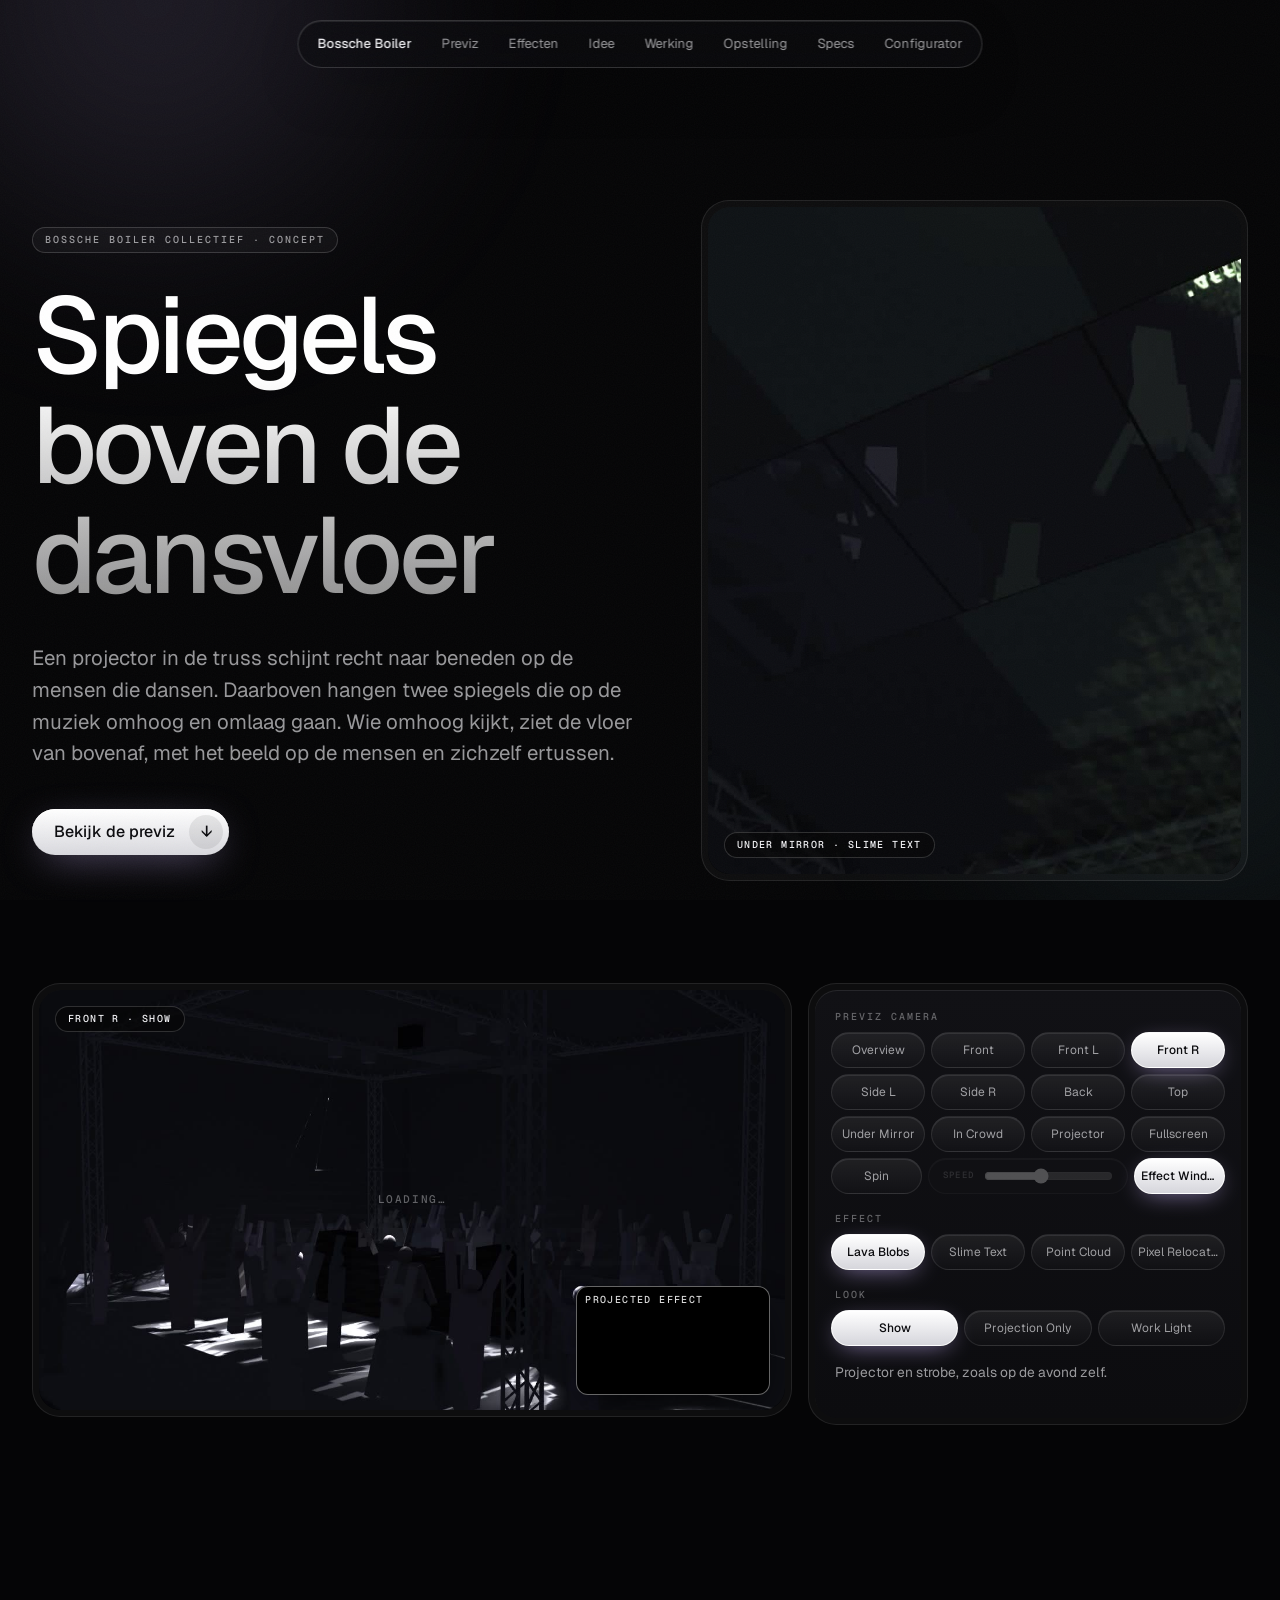
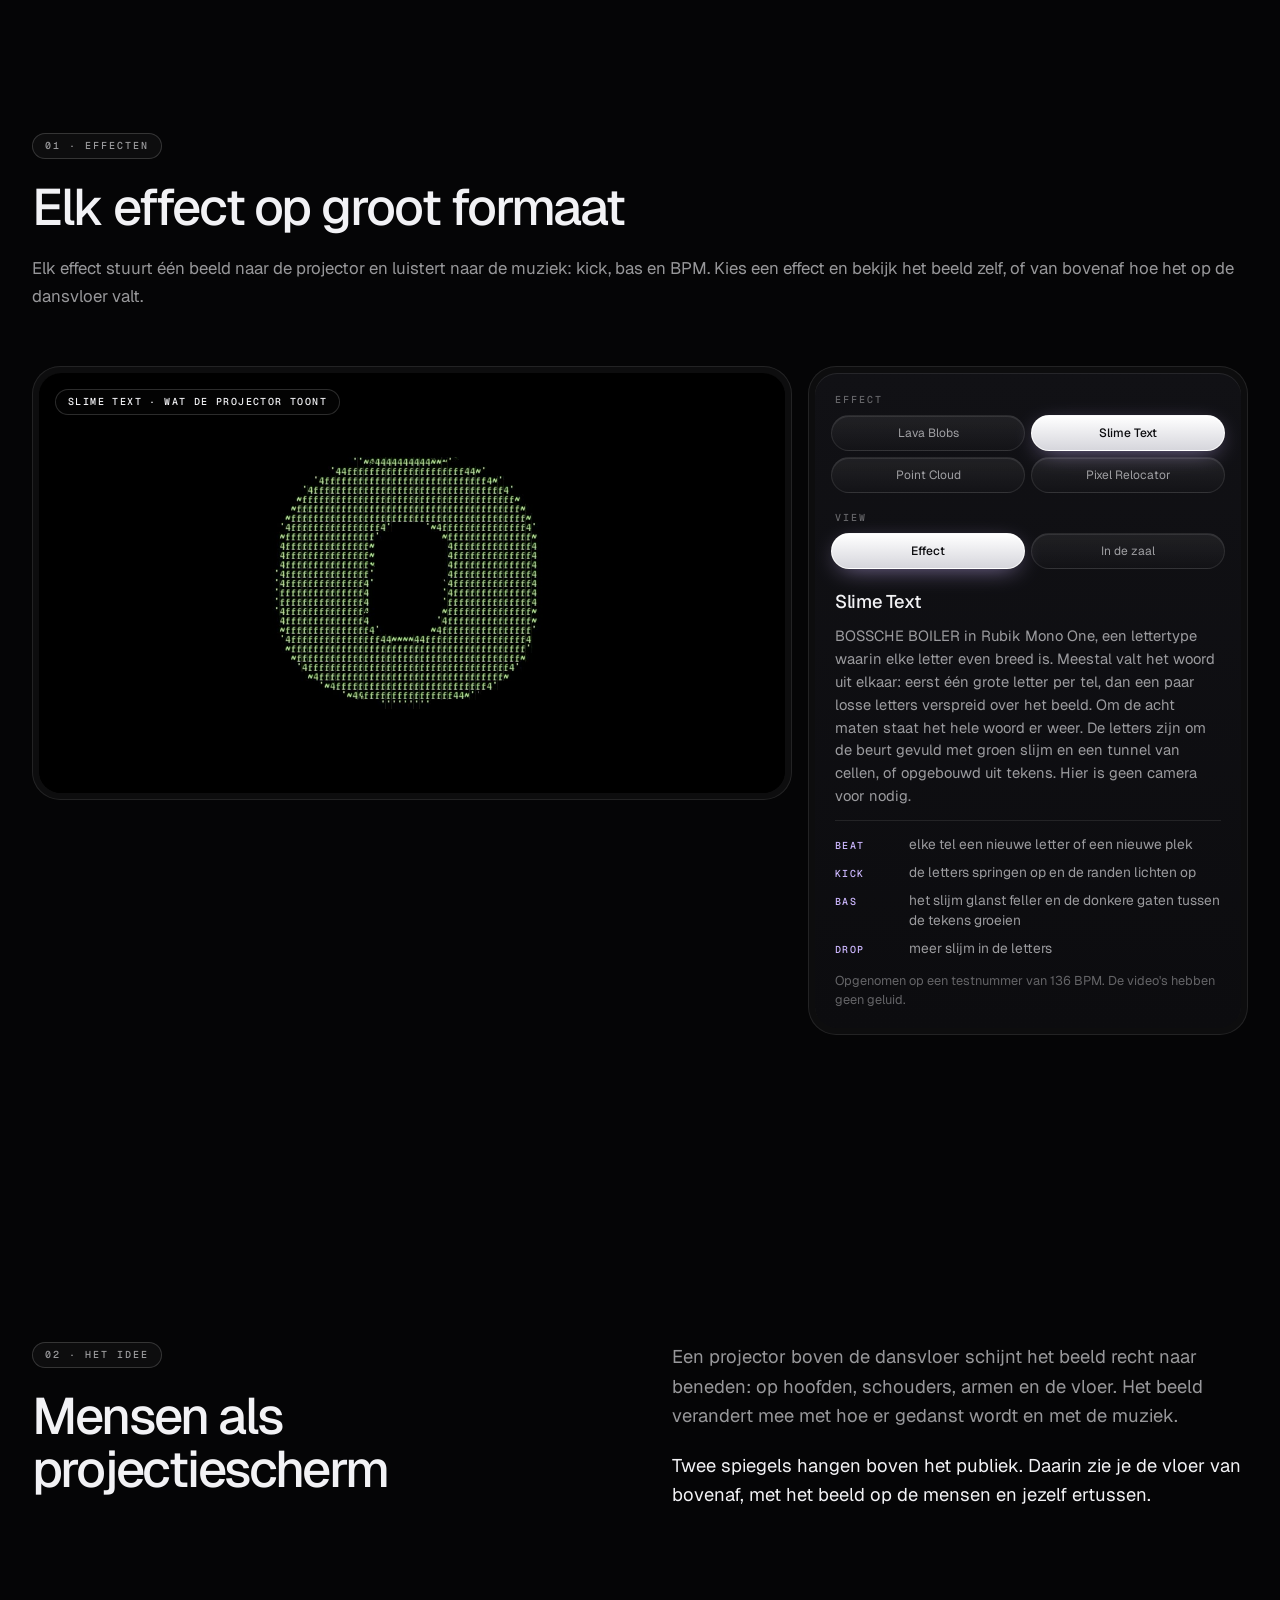
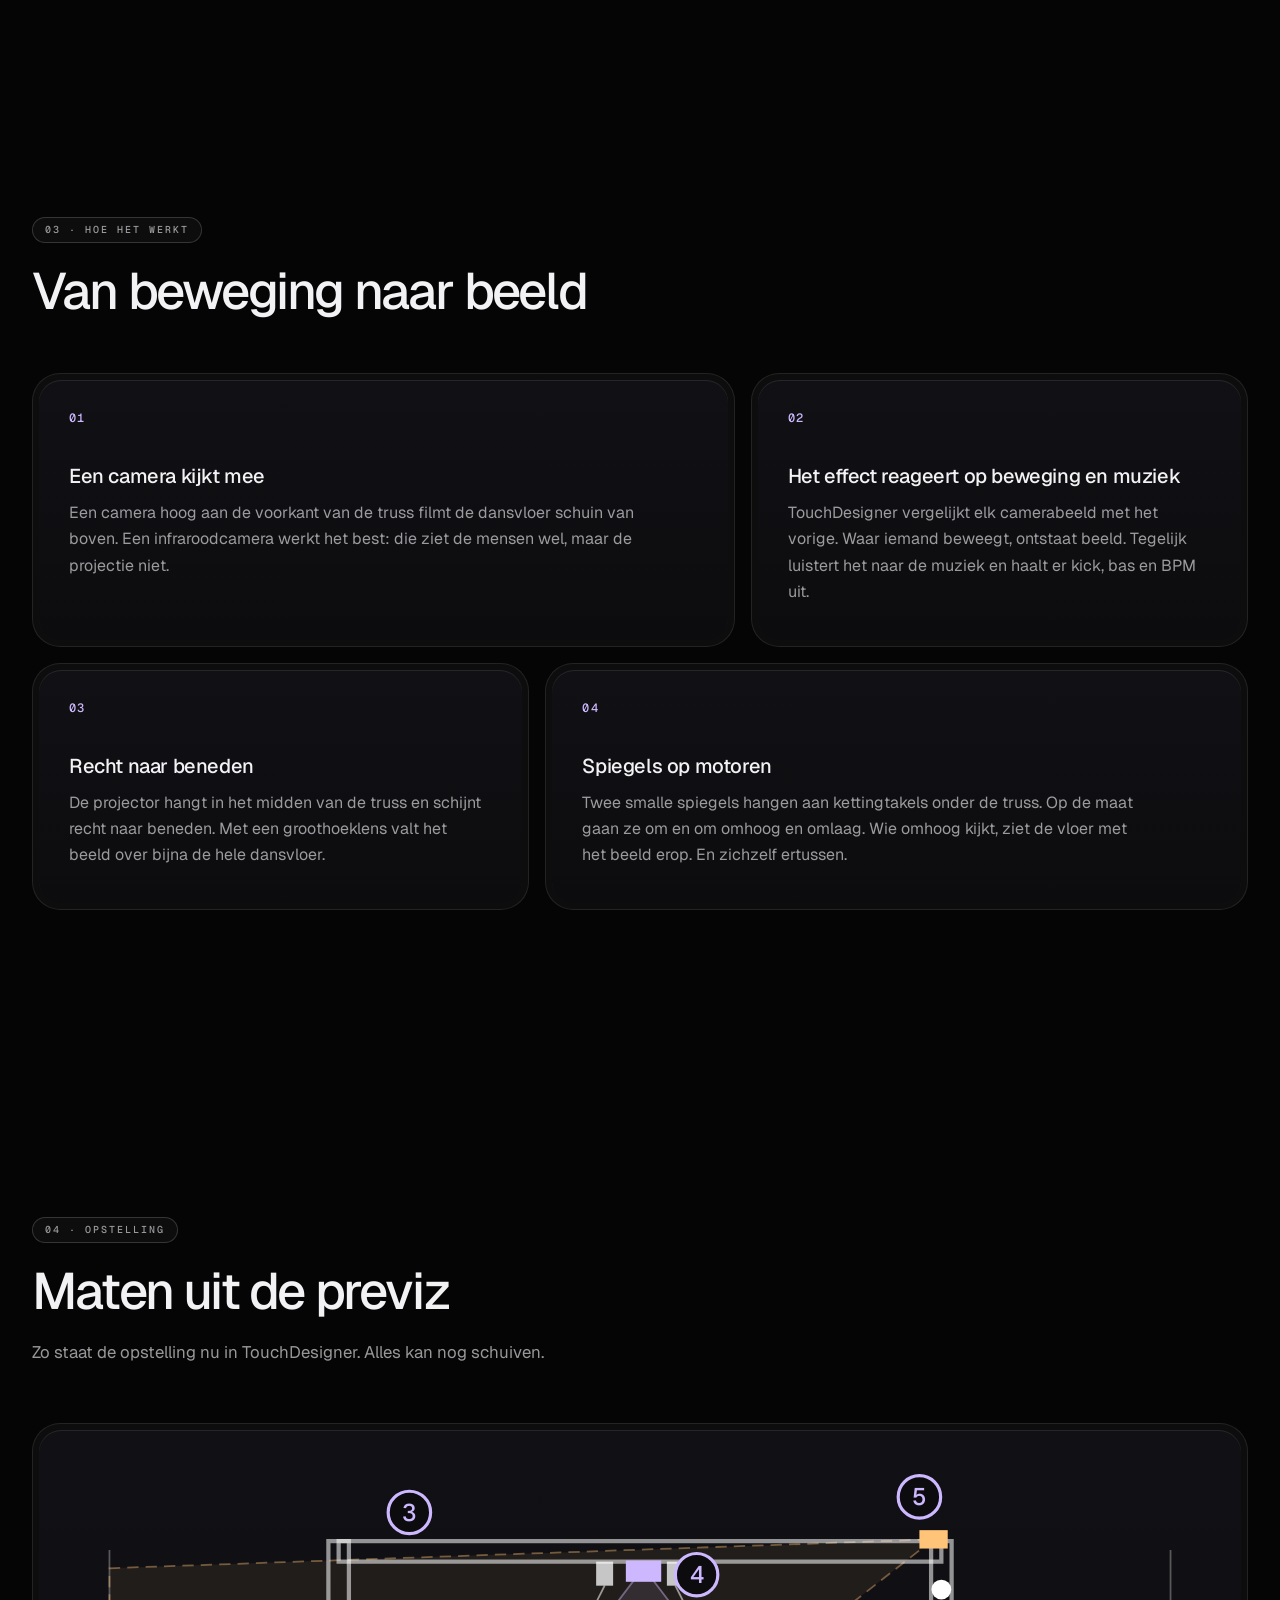
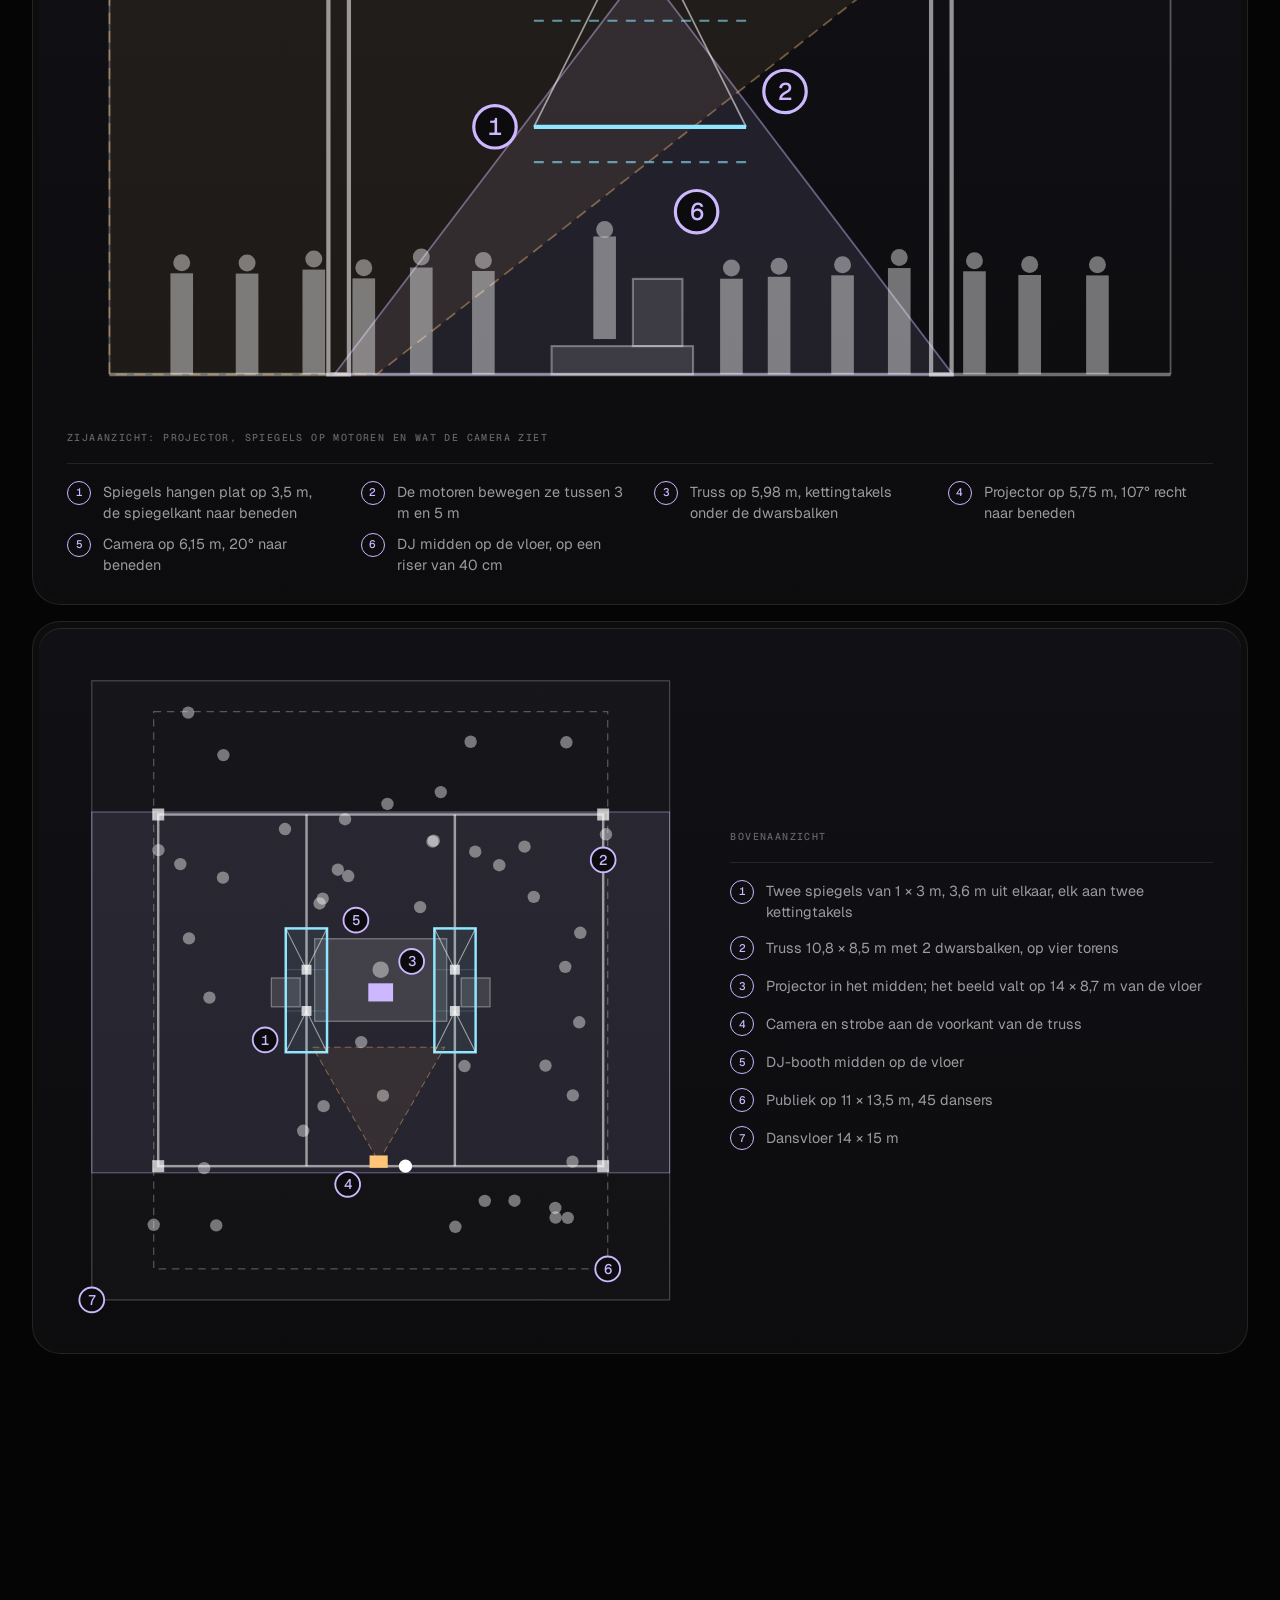
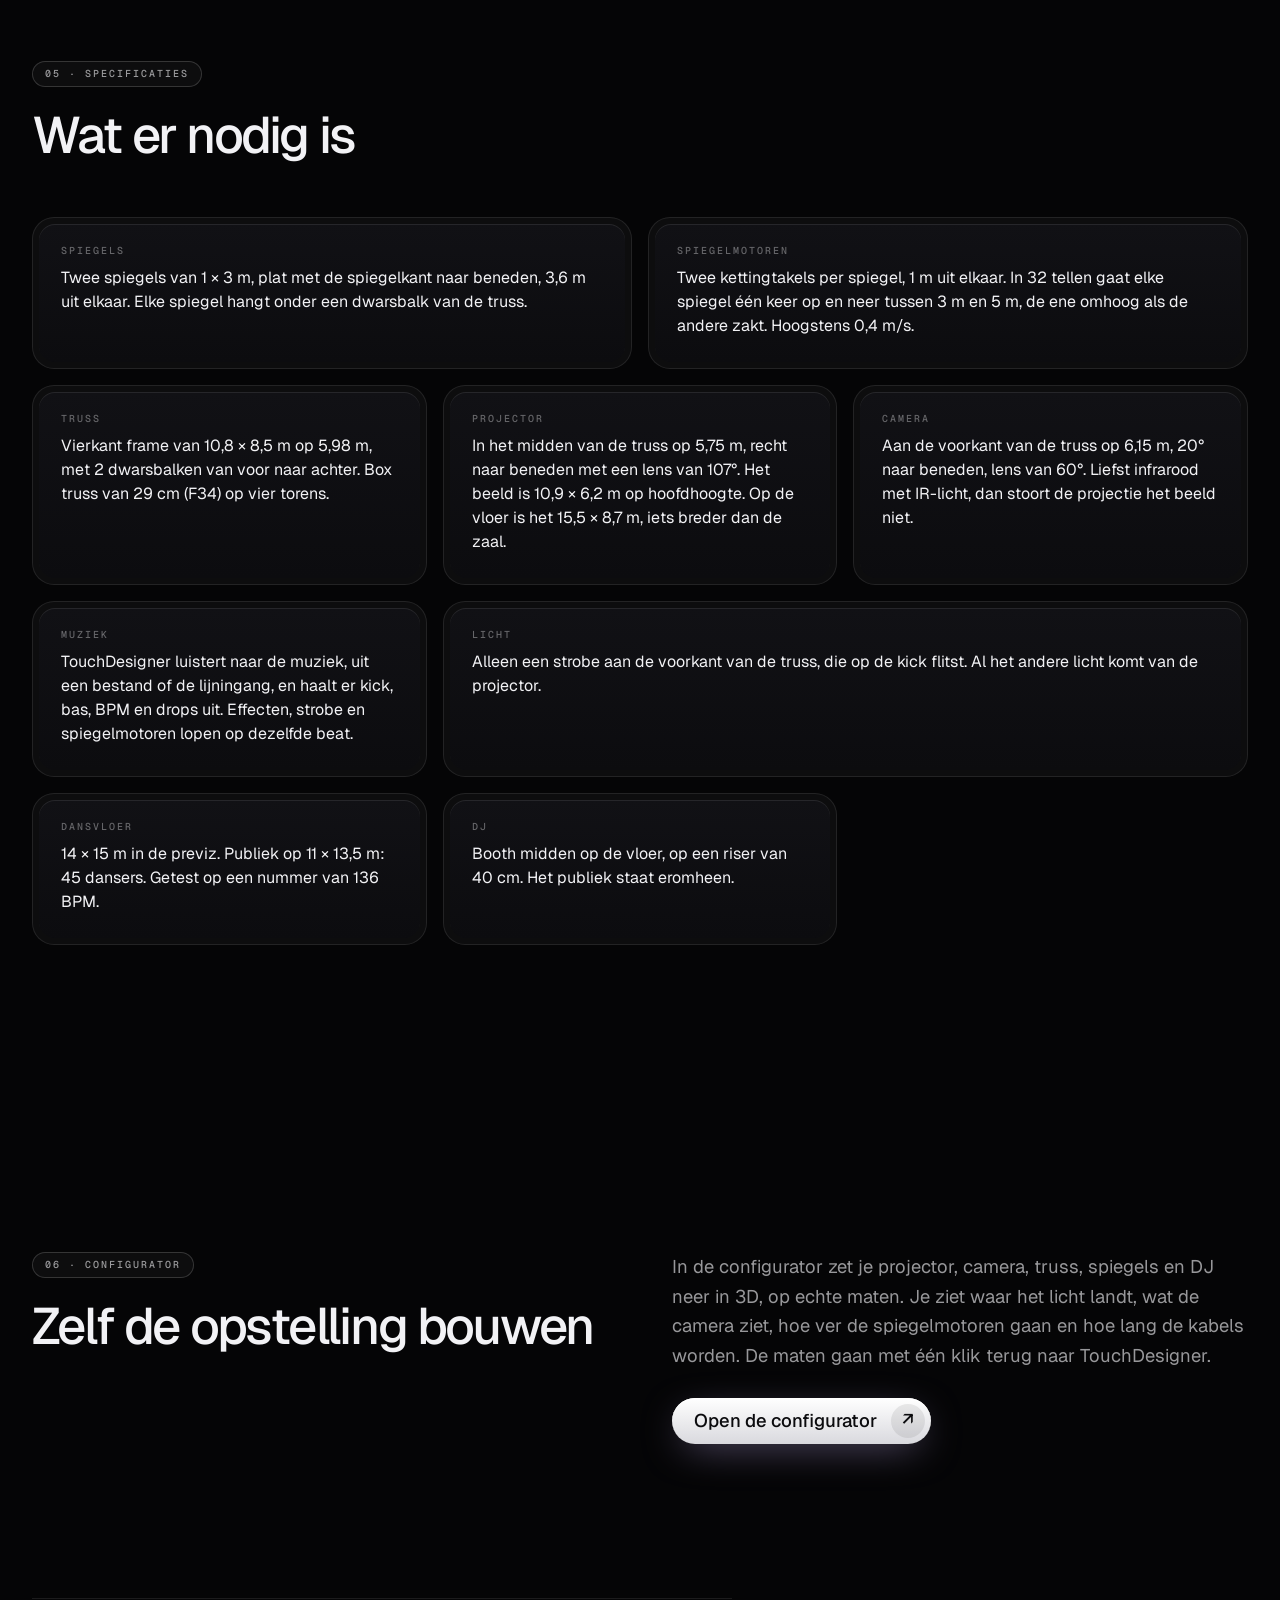
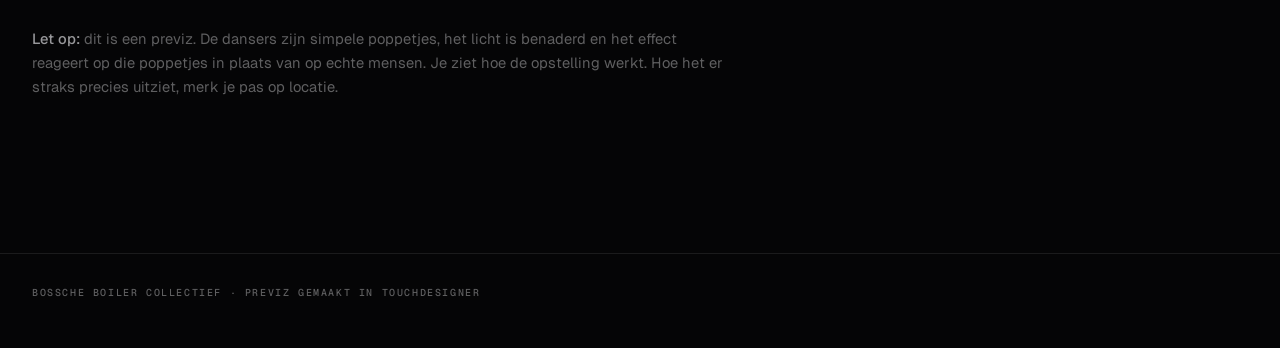
<file: index.html>
<!doctype html>
<html lang="nl">
<head>
<meta charset="utf-8">
<meta name="viewport" content="width=device-width, initial-scale=1">
<title>Spiegels boven de dansvloer · concept · Bossche Boiler collectief</title>
<link rel="preconnect" href="https://fonts.googleapis.com">
<link rel="preconnect" href="https://fonts.gstatic.com" crossorigin>
<link rel="stylesheet" href="https://fonts.googleapis.com/css2?family=Geist:wght@300;400;500;600&family=Geist+Mono:wght@400;500&display=swap">
<link rel="stylesheet" href="style.css?v=8">
</head>
<body>

<div class="ambient" aria-hidden="true">
	<span class="orb orb-a"></span>
	<span class="orb orb-b"></span>
</div>

<nav class="island" aria-label="Secties">
	<a class="island-brand" href="#top">Bossche Boiler</a>
	<a href="#previz">Previz</a>
	<a href="#effecten">Effecten</a>
	<a href="#idee">Idee</a>
	<a href="#werking">Werking</a>
	<a href="#opstelling">Opstelling</a>
	<a href="#specs">Specs</a>
	<a href="configurator.html">Configurator</a>
</nav>

<header class="hero wrap" id="top">
	<div class="hero-text">
		<span class="tag reveal">Bossche Boiler collectief · concept</span>
		<h1 class="reveal">Spiegels boven de dansvloer</h1>
		<p class="lede reveal">Een projector in de truss schijnt recht naar beneden op de mensen die dansen. Daarboven hangen twee spiegels die op de muziek omhoog en omlaag gaan. Wie omhoog kijkt, ziet de vloer van bovenaf, met het beeld op de mensen en zichzelf ertussen.</p>
		<a class="cta reveal" href="#previz">
			<span>Bekijk de previz</span>
			<span class="cta-icon" aria-hidden="true">↓</span>
		</a>
	</div>
	<div class="hero-visual bezel reveal">
		<div class="bezel-core">
			<video src="media/hero_undermirror.mp4" poster="media/hero_undermirror.jpg" muted loop autoplay playsinline aria-label="Previz: een spiegel van onderen gezien, met het publiek en de projectie erin"></video>
			<span class="hero-caption">Under Mirror · Slime Text</span>
		</div>
	</div>
</header>

<main>
	<section class="viewer wrap reveal" id="previz" aria-label="Previz">
		<div class="bezel">
			<div class="bezel-core stage" id="stage">
				<video id="mainVideo" class="main-video" muted loop playsinline preload="auto"></video>
				<div class="pip" id="pip">
					<video id="fxVideo" muted loop playsinline preload="auto"></video>
					<span class="pip-label">Projected effect</span>
				</div>
				<div class="stage-label" id="stageLabel"></div>
				<div class="loading" id="loading">Loading…</div>
			</div>
		</div>

		<aside class="bezel" aria-label="Control panel">
			<div class="bezel-core panel">
				<div class="panel-group panel-camera">
					<h2 class="panel-title">Previz camera</h2>
					<div class="grid grid-4" id="cameraButtons"></div>
					<div class="row">
						<button class="btn" id="btnSpin" aria-pressed="false">Spin</button>
						<label class="slider" for="spinSpeed">
							<span>Speed</span>
							<input type="range" id="spinSpeed" min="0.25" max="2" step="0.05" value="1" aria-label="Spin speed">
						</label>
						<button class="btn" id="btnPip" aria-pressed="true">Effect Window</button>
					</div>
				</div>

				<div class="panel-group panel-settings">
					<h2 class="panel-title">Effect</h2>
					<div class="grid grid-4" id="effectButtons"></div>

					<h2 class="panel-title">Look</h2>
					<div class="grid grid-3" id="lookButtons"></div>

					<p class="panel-note" id="lookNote"></p>
				</div>
			</div>
		</aside>
	</section>

	<section class="wrap" id="effecten">
		<div class="section-head reveal">
			<span class="tag">01 · Effecten</span>
			<h2>Elk effect op groot formaat</h2>
			<p class="section-intro">Elk effect stuurt één beeld naar de projector en luistert naar de muziek: kick, bas en BPM. Kies een effect en bekijk het beeld zelf, of van bovenaf hoe het op de dansvloer valt.</p>
		</div>
		<div class="showcase reveal">
			<div class="bezel">
				<div class="bezel-core stage" id="showcaseStage">
					<video id="showcaseVideo" class="main-video" muted loop playsinline preload="none"></video>
					<div class="stage-label" id="showcaseLabel"></div>
				</div>
			</div>
			<aside class="bezel" aria-label="Effect kiezen">
				<div class="bezel-core panel showcase-panel">
					<h2 class="panel-title">Effect</h2>
					<div class="grid grid-2" id="showcaseEffects"></div>
					<h2 class="panel-title">View</h2>
					<div class="grid grid-2" id="showcaseViews"></div>
					<div class="showcase-info">
						<h3 id="showcaseTitle"></h3>
						<p id="showcaseText"></p>
						<ul class="audio-list" id="showcaseAudio"></ul>
						<p class="showcase-footnote">Opgenomen op een testnummer van 136 BPM. De video's hebben geen geluid.</p>
					</div>
				</div>
			</aside>
		</div>
	</section>

	<section class="wrap split" id="idee">
		<div class="split-head reveal">
			<span class="tag">02 · Het idee</span>
			<h2>Mensen als projectiescherm</h2>
		</div>
		<div class="split-body reveal">
			<p>Een projector boven de dansvloer schijnt het beeld recht naar beneden: op hoofden, schouders, armen en de vloer. Het beeld verandert mee met hoe er gedanst wordt en met de muziek.</p>
			<p>Twee spiegels hangen boven het publiek. Daarin zie je de vloer van bovenaf, met het beeld op de mensen en jezelf ertussen.</p>
		</div>
	</section>

	<section class="wrap" id="werking">
		<div class="section-head reveal">
			<span class="tag">03 · Hoe het werkt</span>
			<h2>Van beweging naar beeld</h2>
		</div>
		<ol class="bento steps">
			<li class="bezel reveal">
				<div class="bezel-core">
					<span class="step-no">01</span>
					<h3>Een camera kijkt mee</h3>
					<p>Een camera hoog aan de voorkant van de truss filmt de dansvloer schuin van boven. Een infraroodcamera werkt het best: die ziet de mensen wel, maar de projectie niet.</p>
				</div>
			</li>
			<li class="bezel reveal">
				<div class="bezel-core">
					<span class="step-no">02</span>
					<h3>Het effect reageert op beweging en muziek</h3>
					<p>TouchDesigner vergelijkt elk camerabeeld met het vorige. Waar iemand beweegt, ontstaat beeld. Tegelijk luistert het naar de muziek en haalt er kick, bas en BPM uit.</p>
				</div>
			</li>
			<li class="bezel reveal">
				<div class="bezel-core">
					<span class="step-no">03</span>
					<h3>Recht naar beneden</h3>
					<p>De projector hangt in het midden van de truss en schijnt recht naar beneden. Met een groothoeklens valt het beeld over bijna de hele dansvloer.</p>
				</div>
			</li>
			<li class="bezel reveal">
				<div class="bezel-core">
					<span class="step-no">04</span>
					<h3>Spiegels op motoren</h3>
					<p>Twee smalle spiegels hangen aan kettingtakels onder de truss. Op de maat gaan ze om en om omhoog en omlaag. Wie omhoog kijkt, ziet de vloer met het beeld erop. En zichzelf ertussen.</p>
				</div>
			</li>
		</ol>
	</section>

	<section class="wrap" id="opstelling">
		<div class="section-head reveal">
			<span class="tag">04 · Opstelling</span>
			<h2>Maten uit de previz</h2>
			<p class="section-intro">Zo staat de opstelling nu in TouchDesigner. Alles kan nog schuiven.</p>
		</div>
		<div class="drawings">
			<figure class="bezel reveal">
				<div class="bezel-core">
					<svg id="sideView" role="img" aria-label="Zijaanzicht met projector, spiegels, camera en publiek"></svg>
					<figcaption>Zijaanzicht: projector, spiegels op motoren en wat de camera ziet</figcaption>
					<ol class="legend" id="sideLegend"></ol>
				</div>
			</figure>
			<figure class="bezel figure-split reveal">
				<div class="bezel-core">
					<svg id="topView" role="img" aria-label="Bovenaanzicht van de opstelling"></svg>
					<div class="figure-meta">
						<figcaption>Bovenaanzicht</figcaption>
						<ol class="legend" id="topLegend"></ol>
					</div>
				</div>
			</figure>
		</div>
	</section>

	<section class="wrap" id="specs">
		<div class="section-head reveal">
			<span class="tag">05 · Specificaties</span>
			<h2>Wat er nodig is</h2>
		</div>
		<div class="bento specs" id="specList"></div>
	</section>

	<section class="wrap split" id="configurator">
		<div class="split-head reveal">
			<span class="tag">06 · Configurator</span>
			<h2>Zelf de opstelling bouwen</h2>
		</div>
		<div class="split-body reveal">
			<p>In de configurator zet je projector, camera, truss, spiegels en DJ neer in 3D, op echte maten. Je ziet waar het licht landt, wat de camera ziet, hoe ver de spiegelmotoren gaan en hoe lang de kabels worden. De maten gaan met één klik terug naar TouchDesigner.</p>
			<a class="cta" href="configurator.html">
				<span>Open de configurator</span>
				<span class="cta-icon" aria-hidden="true">↗</span>
			</a>
		</div>
	</section>

	<section class="wrap note reveal" aria-label="Let op">
		<p><strong>Let op:</strong> dit is een previz. De dansers zijn simpele poppetjes, het licht is benaderd en het effect reageert op die poppetjes in plaats van op echte mensen. Je ziet hoe de opstelling werkt. Hoe het er straks precies uitziet, merk je pas op locatie.</p>
	</section>
</main>

<footer class="site-footer">
	<div class="wrap">Bossche Boiler collectief · previz gemaakt in TouchDesigner</div>
</footer>

<script src="spec.js?v=3"></script>
<script src="app.js?v=8"></script>
</body>
</html>
</file>
<file: style.css>
/* Concept page: glossy black, minimal */
:root {
	--black: #050506;
	--ink: #f2f2f5;
	--soft: rgba(242, 242, 245, 0.62);
	--faint: rgba(242, 242, 245, 0.38);
	--hairline: rgba(255, 255, 255, 0.09);
	--hairline-strong: rgba(255, 255, 255, 0.16);
	--glass: rgba(255, 255, 255, 0.035);
	--core: #0c0c0f;
	--gleam: inset 0 1px 0 rgba(255, 255, 255, 0.09);
	--lilac: #cdb8ff;
	--cyan: #8fe7ff;
	--radius: 28px;
	--bezel: 6px;
	--spring: cubic-bezier(0.32, 0.72, 0, 1);
	--sans: "Geist", ui-sans-serif, -apple-system, BlinkMacSystemFont, "SF Pro Text", "Segoe UI Variable", system-ui, sans-serif;
	--mono: "Geist Mono", ui-monospace, "SF Mono", Menlo, monospace;
}

* {
	box-sizing: border-box;
}

html {
	background: var(--black);
	color: var(--ink);
	font: 16px/1.65 var(--sans);
	-webkit-font-smoothing: antialiased;
	scroll-behavior: smooth;
}

body {
	margin: 0;
	overflow-x: hidden;
}

/* Fixed film grain over everything, never on scrolling content */
body::after {
	content: "";
	position: fixed;
	inset: 0;
	pointer-events: none;
	z-index: 3;
	opacity: 0.035;
	background-image: url("data:image/svg+xml,%3Csvg xmlns='http://www.w3.org/2000/svg' width='160' height='160'%3E%3Cfilter id='n'%3E%3CfeTurbulence type='fractalNoise' baseFrequency='0.9' numOctaves='2' stitchTiles='stitch'/%3E%3C/filter%3E%3Crect width='100%25' height='100%25' filter='url(%23n)'/%3E%3C/svg%3E");
}

.ambient {
	position: fixed;
	inset: 0;
	pointer-events: none;
	z-index: 0;
	overflow: hidden;
}

.orb {
	position: absolute;
	width: 60vmax;
	height: 60vmax;
	border-radius: 50%;
	opacity: 0.16;
	filter: blur(90px);
}

.orb-a {
	top: -30vmax;
	left: -18vmax;
	background: radial-gradient(circle, var(--lilac), transparent 65%);
}

.orb-b {
	right: -24vmax;
	top: 40vh;
	background: radial-gradient(circle, var(--cyan), transparent 65%);
	opacity: 0.09;
}

main,
.hero,
.site-footer {
	position: relative;
	z-index: 1;
}

.wrap {
	width: min(1320px, 100% - 64px);
	margin-inline: auto;
}

h1, h2, h3 {
	font-weight: 500;
	letter-spacing: -0.035em;
	line-height: 1.02;
	margin: 0;
}

h1 {
	font-size: clamp(3rem, 8.4vw, 7.4rem);
	max-width: 11ch;
}

h2 {
	font-size: clamp(2rem, 4vw, 3.4rem);
}

h3 {
	font-size: 1.25rem;
	letter-spacing: -0.02em;
	line-height: 1.2;
}

p {
	margin: 0;
}

section {
	padding-block: clamp(96px, 12vw, 160px);
}

/* Small pill label above headings */
.tag {
	display: inline-block;
	padding: 5px 12px;
	border: 1px solid var(--hairline-strong);
	border-radius: 999px;
	background: var(--glass);
	color: var(--soft);
	font: 500 10px/1.4 var(--mono);
	letter-spacing: 0.2em;
	text-transform: uppercase;
}

/* Floating navigation island */
.island {
	position: fixed;
	top: 20px;
	left: 50%;
	z-index: 2;
	display: flex;
	gap: 2px;
	max-width: calc(100% - 32px);
	padding: 5px;
	transform: translateX(-50%);
	border: 1px solid var(--hairline-strong);
	border-radius: 999px;
	background: rgba(12, 12, 15, 0.62);
	backdrop-filter: blur(24px) saturate(1.4);
	-webkit-backdrop-filter: blur(24px) saturate(1.4);
	box-shadow: var(--gleam), 0 20px 60px -20px rgba(0, 0, 0, 0.9);
	overflow-x: auto;
	scrollbar-width: none;
}

.island a {
	padding: 7px 14px;
	border-radius: 999px;
	color: var(--soft);
	font-size: 0.82rem;
	text-decoration: none;
	white-space: nowrap;
	transition: color 0.5s var(--spring), background-color 0.5s var(--spring);
}

.island a:hover {
	color: var(--ink);
	background: rgba(255, 255, 255, 0.06);
}

.island .island-brand {
	color: var(--ink);
	font-weight: 500;
}

/* Hero: editorial split, text left and a live still of the mirror right */
.hero {
	display: grid;
	grid-template-columns: minmax(0, 1.05fr) minmax(0, 0.95fr);
	gap: clamp(32px, 5vw, 72px);
	align-items: center;
	padding: clamp(150px, 18vw, 200px) 0 clamp(64px, 8vw, 104px);
}

.hero-visual .bezel-core {
	position: relative;
	aspect-ratio: 4 / 5;
	overflow: hidden;
	background: #000;
}

.hero-visual video {
	display: block;
	width: 100%;
	height: 100%;
	object-fit: cover;
	object-position: 38% 30%;
}

.hero-caption {
	position: absolute;
	left: 16px;
	bottom: 16px;
	padding: 7px 12px;
	border: 1px solid var(--hairline-strong);
	border-radius: 999px;
	background: rgba(5, 5, 6, 0.6);
	color: var(--ink);
	font: 500 10px/1 var(--mono);
	letter-spacing: 0.14em;
	text-transform: uppercase;
}

.hero h1 {
	margin: 28px 0 32px;
	background: linear-gradient(180deg, #ffffff 30%, rgba(255, 255, 255, 0.55));
	-webkit-background-clip: text;
	background-clip: text;
	color: transparent;
}

.lede {
	max-width: 44ch;
	color: var(--soft);
	font-size: clamp(1.1rem, 1.6vw, 1.32rem);
	line-height: 1.55;
}

/* Pill CTA with its icon in a nested circle */
.cta {
	display: inline-flex;
	align-items: center;
	gap: 14px;
	margin-top: 40px;
	padding: 6px 6px 6px 22px;
	border-radius: 999px;
	background: linear-gradient(180deg, #ffffff, #d9d9de);
	color: #0b0b0e;
	font-weight: 500;
	text-decoration: none;
	box-shadow: inset 0 1px 0 #ffffff, 0 10px 40px -12px rgba(205, 184, 255, 0.55);
	transition: transform 0.6s var(--spring);
}

.cta-icon {
	display: grid;
	place-items: center;
	width: 34px;
	height: 34px;
	border-radius: 50%;
	background: rgba(0, 0, 0, 0.08);
	transition: transform 0.6s var(--spring);
}

.cta:hover .cta-icon {
	transform: translateY(2px) scale(1.06);
}

.cta:active {
	transform: scale(0.98);
}

/* Double bezel: a glass tray holding a darker core */
.bezel {
	padding: var(--bezel);
	border: 1px solid var(--hairline);
	border-radius: var(--radius);
	background: var(--glass);
}

.bezel-core {
	border-radius: calc(var(--radius) - var(--bezel));
	background: linear-gradient(180deg, #111115, var(--core));
	box-shadow: var(--gleam);
}

/* Viewer: stage and control panel */
.viewer {
	display: grid;
	grid-template-columns: minmax(0, 1fr) 440px;
	gap: 16px;
	align-items: start;
	padding-top: 0;
}

.stage {
	position: relative;
	aspect-ratio: 16 / 9;
	overflow: hidden;
	background: #000;
}

.main-video {
	display: block;
	width: 100%;
	height: 100%;
	object-fit: cover;
}

.pip {
	position: absolute;
	right: 2%;
	bottom: 3.4%;
	width: 26%;
	aspect-ratio: 16 / 9;
	overflow: hidden;
	border: 1px solid rgba(255, 255, 255, 0.4);
	border-radius: 12px;
	background: #000;
	box-shadow: 0 16px 40px -12px rgba(0, 0, 0, 0.9);
	transition: opacity 0.5s var(--spring), transform 0.5s var(--spring);
}

.pip video {
	display: block;
	width: 100%;
	height: 100%;
	object-fit: cover;
}

.pip[hidden] {
	display: block;
	opacity: 0;
	transform: translateY(8px) scale(0.97);
	pointer-events: none;
}

.pip-label,
.stage-label {
	font: 500 10px/1 var(--mono);
	letter-spacing: 0.14em;
	text-transform: uppercase;
}

.pip-label {
	position: absolute;
	left: 8px;
	top: 8px;
	color: rgba(255, 255, 255, 0.85);
	text-shadow: 0 1px 3px #000;
}

.stage-label {
	position: absolute;
	left: 16px;
	top: 16px;
	padding: 7px 12px;
	border: 1px solid var(--hairline-strong);
	border-radius: 999px;
	background: rgba(5, 5, 6, 0.6);
	color: var(--ink);
}

.loading {
	position: absolute;
	inset: 0;
	display: grid;
	place-items: center;
	color: var(--faint);
	font: 500 11px/1 var(--mono);
	letter-spacing: 0.14em;
	text-transform: uppercase;
	pointer-events: none;
	opacity: 0;
	transition: opacity 0.4s var(--spring);
}

.loading.on {
	opacity: 1;
}

/* Control panel: same buttons as the TouchDesigner panel */
.panel {
	padding: 18px 16px 18px;
}

.panel-title {
	margin: 20px 0 10px 4px;
	color: var(--faint);
	font: 500 10px/1 var(--mono);
	letter-spacing: 0.2em;
	text-transform: uppercase;
}

.panel-title:first-child {
	margin-top: 4px;
}

.panel-settings .panel-title:first-child {
	margin-top: 20px;
}

.grid {
	display: grid;
	gap: 6px;
}

.grid-4 {
	grid-template-columns: repeat(4, 1fr);
}

.grid-3 {
	grid-template-columns: repeat(3, 1fr);
}

.row {
	display: grid;
	grid-template-columns: 1fr 1.6fr 1fr;
	gap: 6px;
	margin-top: 6px;
}

.btn {
	height: 36px;
	padding: 0 6px;
	overflow: hidden;
	border: 1px solid var(--hairline);
	border-radius: 999px;
	background: linear-gradient(180deg, rgba(255, 255, 255, 0.07), rgba(255, 255, 255, 0.015));
	box-shadow: var(--gleam);
	color: var(--soft);
	font: 400 12px/1 var(--sans);
	text-overflow: ellipsis;
	white-space: nowrap;
	cursor: pointer;
	transition: color 0.45s var(--spring), background-color 0.45s var(--spring), border-color 0.45s var(--spring), transform 0.45s var(--spring), box-shadow 0.45s var(--spring);
}

.btn:hover {
	border-color: var(--hairline-strong);
	color: var(--ink);
}

.btn:active {
	transform: scale(0.97);
}

.btn[aria-pressed="true"] {
	border-color: rgba(255, 255, 255, 0.85);
	background: linear-gradient(180deg, #ffffff, #d6d6dc);
	box-shadow: inset 0 1px 0 #ffffff, 0 6px 24px -8px rgba(205, 184, 255, 0.7);
	color: #0b0b0e;
	font-weight: 500;
}

.btn:disabled {
	opacity: 0.32;
	cursor: not-allowed;
}

.btn:focus-visible,
.slider input:focus-visible,
.cta:focus-visible,
.island a:focus-visible {
	outline: 1px solid var(--lilac);
	outline-offset: 2px;
}

.slider {
	display: flex;
	align-items: center;
	gap: 10px;
	height: 36px;
	padding: 0 14px;
	border: 1px solid var(--hairline);
	border-radius: 999px;
	background: rgba(255, 255, 255, 0.025);
	box-shadow: var(--gleam);
	transition: opacity 0.45s var(--spring);
}

.slider span {
	flex: none;
	color: var(--faint);
	font: 500 9px/1 var(--mono);
	letter-spacing: 0.14em;
	text-transform: uppercase;
	pointer-events: none;
}

.slider input {
	flex: 1;
	min-width: 0;
	margin: 0;
	accent-color: #f2f2f5;
	background: transparent;
	cursor: pointer;
}

.slider.disabled {
	opacity: 0.35;
}

.panel-note {
	min-height: 2.8em;
	margin: 16px 4px 0;
	color: var(--soft);
	font-size: 0.86rem;
	line-height: 1.5;
}

/* Section heads and editorial split */
.section-head {
	display: grid;
	gap: 22px;
	justify-items: start;
	margin-bottom: 56px;
}

.section-intro {
	color: var(--soft);
	font-size: 1.05rem;
}

.split {
	display: grid;
	grid-template-columns: 1fr 1fr;
	gap: 64px;
	align-items: start;
}

.split-head {
	display: grid;
	gap: 22px;
	justify-items: start;
}

.split-body {
	display: grid;
	gap: 20px;
	color: var(--soft);
	font-size: 1.15rem;
	line-height: 1.6;
}

.split-body > p:last-of-type:not(:first-child) {
	color: var(--ink);
}

.split-body .cta {
	justify-self: start;
	margin-top: 8px;
}

/* Bento grids */
.bento {
	display: grid;
	grid-template-columns: repeat(12, 1fr);
	gap: 16px;
	margin: 0;
	padding: 0;
	list-style: none;
}

.steps li:nth-child(1),
.steps li:nth-child(4) {
	grid-column: span 7;
}

.steps li:nth-child(2),
.steps li:nth-child(3) {
	grid-column: span 5;
}

.steps .bezel-core {
	height: 100%;
	padding: 32px 30px 34px;
}

.step-no {
	display: block;
	margin-bottom: 40px;
	color: var(--lilac);
	font: 500 12px/1 var(--mono);
	letter-spacing: 0.1em;
}

.steps h3 {
	margin-bottom: 12px;
}

.steps p {
	max-width: 52ch;
	color: var(--soft);
}

/* Drawings */
.drawings {
	display: grid;
	gap: 16px;
}

figure {
	margin: 0;
}

figure .bezel-core {
	padding: 28px 28px 22px;
}

figure svg {
	display: block;
	width: 100%;
	height: auto;
}

/* Top view: drawing left, caption and legend right */
.figure-split .bezel-core {
	display: grid;
	grid-template-columns: minmax(0, 1.3fr) minmax(220px, 1fr);
	gap: 36px;
	align-items: center;
}

.figure-split figcaption {
	margin-top: 0;
}

.figure-split .legend {
	grid-template-columns: 1fr;
	gap: 14px;
}

/* Numbered markers in the drawings, explained in a legend below */
.legend {
	display: grid;
	grid-template-columns: repeat(auto-fill, minmax(240px, 1fr));
	gap: 10px 28px;
	margin: 18px 0 0;
	padding: 18px 0 0;
	border-top: 1px solid var(--hairline);
	list-style: none;
	counter-reset: legend;
}

.legend li {
	display: flex;
	gap: 12px;
	align-items: baseline;
	color: var(--soft);
	font-size: 0.9rem;
	line-height: 1.45;
	counter-increment: legend;
}

.legend li::before {
	content: counter(legend);
	flex: none;
	display: grid;
	place-items: center;
	width: 22px;
	height: 22px;
	border: 1px solid var(--lilac);
	border-radius: 50%;
	color: var(--lilac);
	font: 500 11px/1 var(--mono);
	transform: translateY(-1px);
}

figcaption {
	margin-top: 14px;
	color: var(--faint);
	font: 500 10px/1.4 var(--mono);
	letter-spacing: 0.14em;
	text-transform: uppercase;
}

/* Specs */
.specs > div {
	grid-column: span 4;
	padding: var(--bezel);
	border: 1px solid var(--hairline);
	border-radius: 22px;
	background: var(--glass);
}

.specs > div:nth-child(1),
.specs > div:nth-child(2) {
	grid-column: span 6;
}

.specs > div:nth-child(7) {
	grid-column: span 8;
}

.specs .spec-core {
	height: 100%;
	padding: 22px 22px 24px;
	border-radius: 16px;
	background: linear-gradient(180deg, #111115, var(--core));
	box-shadow: var(--gleam);
}

.spec-term {
	display: block;
	margin-bottom: 10px;
	color: var(--faint);
	font: 500 10px/1 var(--mono);
	letter-spacing: 0.2em;
	text-transform: uppercase;
}

.specs p {
	margin: 0;
	color: var(--ink);
	font-size: 1rem;
	line-height: 1.5;
}

/* Effects showcase: a large player with the effect choice beside it, like the viewer */
.showcase {
	display: grid;
	grid-template-columns: minmax(0, 1fr) 440px;
	gap: 16px;
	align-items: start;
}

.grid-2 {
	grid-template-columns: repeat(2, 1fr);
}

.showcase-info {
	display: grid;
	gap: 12px;
	margin: 22px 4px 0;
}

.showcase-info h3 {
	font-size: 1.15rem;
}

.showcase-info p {
	color: var(--soft);
	font-size: 0.92rem;
	line-height: 1.55;
}

.audio-list {
	display: grid;
	gap: 8px;
	margin: 0;
	padding: 14px 0 0;
	border-top: 1px solid var(--hairline);
	list-style: none;
}

.audio-list li {
	display: grid;
	grid-template-columns: 64px minmax(0, 1fr);
	gap: 10px;
	align-items: baseline;
	color: var(--soft);
	font-size: 0.86rem;
	line-height: 1.45;
}

.audio-list span {
	color: var(--lilac);
	font: 500 10px/1.6 var(--mono);
	letter-spacing: 0.14em;
	text-transform: uppercase;
}

.showcase-info .showcase-footnote {
	color: var(--faint);
	font-size: 0.8rem;
}

/* Effects list */
.effect-list {
	display: grid;
	gap: 0;
	margin: 8px 0 0;
	padding: 0;
	list-style: none;
	border-top: 1px solid var(--hairline);
}

.effect-list li {
	display: grid;
	grid-template-columns: auto 1fr;
	gap: 6px 14px;
	padding: 20px 0;
	border-bottom: 1px solid var(--hairline);
	font-size: 1rem;
}

.effect-list strong {
	color: var(--ink);
	font-weight: 500;
}

.effect-list span {
	justify-self: start;
	padding: 3px 9px;
	border: 1px solid var(--hairline-strong);
	border-radius: 999px;
	color: var(--faint);
	font: 500 9px/1.4 var(--mono);
	letter-spacing: 0.14em;
	text-transform: uppercase;
}

.effect-list p {
	grid-column: 1 / -1;
	color: var(--soft);
}

/* Note */
.note {
	padding-top: 0;
}

.note p {
	max-width: 70ch;
	padding-top: 28px;
	border-top: 1px solid var(--hairline);
	color: var(--faint);
	font-size: 0.92rem;
}

.note strong {
	color: var(--soft);
	font-weight: 500;
}

.site-footer {
	padding: 32px 0 48px;
	border-top: 1px solid var(--hairline);
	color: var(--faint);
	font: 500 10px/1.4 var(--mono);
	letter-spacing: 0.16em;
	text-transform: uppercase;
}

/* SVG drawing styles */
.d-floor { fill: rgba(255, 255, 255, 0.025); stroke: rgba(255, 255, 255, 0.22); stroke-width: 0.03; }
.d-crowd { fill: none; stroke: rgba(255, 255, 255, 0.28); stroke-width: 0.03; stroke-dasharray: 0.18 0.14; }
.d-mirror { fill: rgba(143, 231, 255, 0.07); stroke: var(--cyan); stroke-width: 0.06; }
.d-seam { stroke: rgba(143, 231, 255, 0.25); stroke-width: 0.02; }
.d-truss { fill: none; stroke: rgba(255, 255, 255, 0.55); stroke-width: 0.06; }
.d-floorline { stroke: rgba(255, 255, 255, 0.4); stroke-width: 0.05; }
.d-tower { fill: rgba(255, 255, 255, 0.7); }
.d-booth { fill: rgba(255, 255, 255, 0.12); stroke: rgba(255, 255, 255, 0.35); stroke-width: 0.03; }
.d-projector { fill: var(--lilac); }
.d-beam { fill: rgba(205, 184, 255, 0.1); stroke: rgba(205, 184, 255, 0.45); stroke-width: 0.025; }
.d-ray { stroke: var(--lilac); stroke-width: 0.045; fill: none; stroke-dasharray: 0.25 0.12; }
.d-person { fill: rgba(255, 255, 255, 0.42); }
.d-dim { stroke: rgba(255, 255, 255, 0.3); stroke-width: 0.025; fill: none; }
.d-camview { fill: rgba(255, 196, 120, 0.07); stroke: rgba(255, 196, 120, 0.4); stroke-width: 0.025; stroke-dasharray: 0.16 0.1; }
.d-camera { fill: rgb(255, 196, 120); }
.d-strobe { fill: #fff; }
.d-hoist { fill: rgba(255, 255, 255, 0.75); }
.d-cable { stroke: rgba(255, 255, 255, 0.55); stroke-width: 0.025; }
.d-travel { stroke: var(--cyan); stroke-width: 0.03; stroke-dasharray: 0.14 0.12; opacity: 0.6; }
.d-marker { fill: var(--core); stroke: var(--lilac); stroke-width: 0.045; }
.d-marker-text { fill: var(--lilac); font-family: var(--mono); font-size: 0.34px; font-weight: 500; }

/* Scroll reveal: a heavy fade up, only on transform, opacity and a short blur */
.reveal {
	opacity: 0;
	transform: translateY(40px);
	filter: blur(8px);
	transition: opacity 1s var(--spring), transform 1s var(--spring), filter 1s var(--spring);
}

.reveal.in {
	opacity: 1;
	transform: none;
	filter: none;
}

.bento > .reveal:nth-child(2) { transition-delay: 0.08s; }
.bento > .reveal:nth-child(3) { transition-delay: 0.16s; }
.bento > .reveal:nth-child(4) { transition-delay: 0.24s; }

@media (prefers-reduced-motion: reduce) {
	html {
		scroll-behavior: auto;
	}

	.reveal {
		opacity: 1;
		transform: none;
		filter: none;
		transition: none;
	}
}

@media (max-width: 1180px) {
	.viewer,
	.showcase {
		grid-template-columns: 1fr;
	}

	/* The showcase panel keeps its single column; only the viewer panel splits in two */
	.showcase-panel {
		display: block;
	}

	/* Panel below the video: camera on the left, effect and look on the right */
	.panel {
		display: grid;
		grid-template-columns: minmax(0, 1.35fr) minmax(0, 1fr);
		gap: 0 28px;
	}

	.panel-settings .panel-title:first-child {
		margin-top: 4px;
	}
}

@media (max-width: 820px) {
	.panel {
		grid-template-columns: 1fr;
	}

	.panel-settings .panel-title:first-child {
		margin-top: 20px;
	}
}

@media (max-width: 900px) {
	.hero,
	.figure-split .bezel-core {
		grid-template-columns: 1fr;
	}

	.hero-visual .bezel-core {
		aspect-ratio: 16 / 10;
	}

	.split {
		grid-template-columns: 1fr;
		gap: 32px;
	}

	.steps li,
	.steps li:nth-child(n),
	.specs > div,
	.specs > div:nth-child(n) {
		grid-column: 1 / -1;
	}
}

@media (max-width: 767px) {
	.wrap {
		width: calc(100% - 32px);
	}

	section {
		padding-block: 72px;
	}

	.hero {
		padding-top: 120px;
	}

	.island a:not(.island-brand):not([href="#previz"]):not([href="#effecten"]):not([href="configurator.html"]) {
		display: none;
	}

	figure .bezel-core {
		padding: 16px 12px 14px;
	}

	.panel {
		padding: 14px 10px;
	}

	/* Narrow screens: three camera buttons per row, speed slider on its own row */
	#cameraButtons {
		grid-template-columns: repeat(3, 1fr);
	}

	.row {
		grid-template-columns: 1fr 1fr;
	}

	.row .slider {
		grid-column: 1 / -1;
		grid-row: 2;
	}

	.grid-3 .btn,
	.grid-4 .btn {
		font-size: 11.5px;
	}
}
</file>
